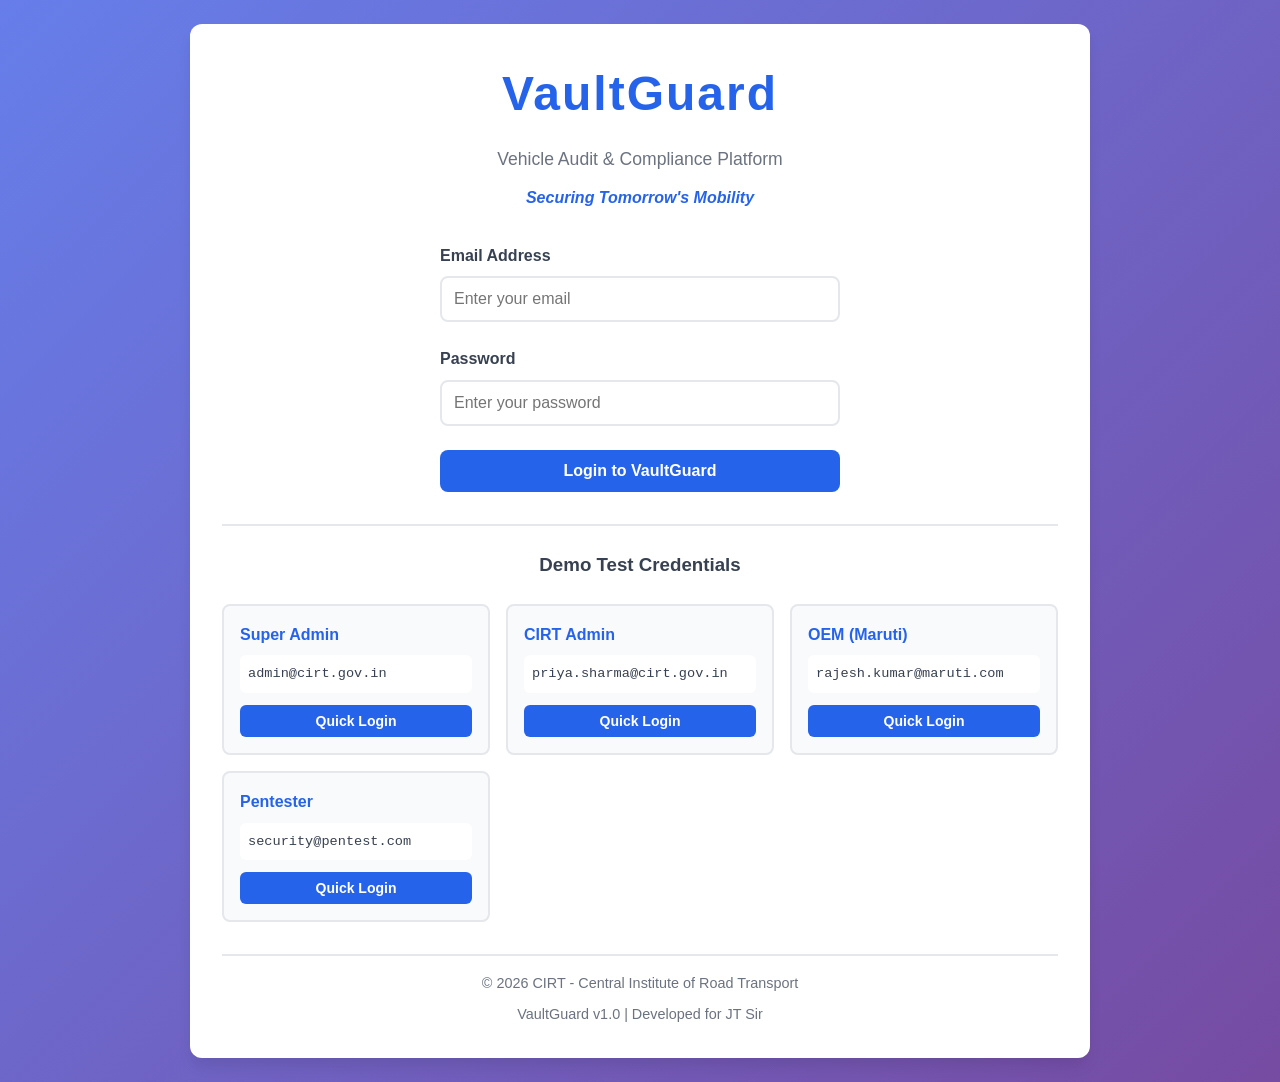
<file: index.html>
<!DOCTYPE html>
<html lang="en">
<head>
    <meta charset="UTF-8">
    <meta name="viewport" content="width=device-width, initial-scale=1.0">
    <title>VaultGuard - Login</title>
    <link rel="stylesheet" href="css/style.css">
</head>
<body class="login-page">
    <div class="login-container">
        <div class="login-box">
            <div class="login-header">
                <h1> VaultGuard</h1>
                <p>Vehicle Audit & Compliance Platform</p>
                <p class="subtitle">Securing Tomorrow's Mobility</p>
            </div>

            <form id="loginForm" class="login-form">
                <div class="form-group">
                    <label for="email">Email Address</label>
                    <input type="email" id="email" name="email" required placeholder="Enter your email">
                </div>

                <div class="form-group">
                    <label for="password">Password</label>
                    <input type="password" id="password" name="password" required placeholder="Enter your password">
                </div>

                <button type="submit" class="btn btn-primary btn-block">Login to VaultGuard</button>

                <div id="errorMessage" class="error-message" style="display: none;"></div>
            </form>

            <div class="test-credentials">
                <h3> Demo Test Credentials</h3>
                <div class="credentials-grid">
                    <div class="credential-item">
                        <strong>Super Admin</strong>
                        <code>admin@cirt.gov.in</code>
                        <button onclick="quickLogin('admin@cirt.gov.in', 'password123')">Quick Login</button>
                    </div>
                    <div class="credential-item">
                        <strong>CIRT Admin</strong>
                        <code>priya.sharma@cirt.gov.in</code>
                        <button onclick="quickLogin('priya.sharma@cirt.gov.in', 'password123')">Quick Login</button>
                    </div>
                    <div class="credential-item">
                        <strong>OEM (Maruti)</strong>
                        <code>rajesh.kumar@maruti.com</code>
                        <button onclick="quickLogin('rajesh.kumar@maruti.com', 'password123')">Quick Login</button>
                    </div>
                    <div class="credential-item">
                        <strong>Pentester</strong>
                        <code>security@pentest.com</code>
                        <button onclick="quickLogin('security@pentest.com', 'password123')">Quick Login</button>
                    </div>
                </div>
            </div>

            <div style="text-align: center; margin-top: 2rem; padding-top: 1rem; border-top: 2px solid var(--border); color: var(--text-light); font-size: 0.9rem;">
                <p>© 2026 CIRT - Central Institute of Road Transport</p>
                <p style="margin-top: 0.5rem;">VaultGuard v1.0 | Developed for JT Sir</p>
            </div>
        </div>
    </div>

    <script src="js/data.js"></script>
    <script src="js/auth.js"></script>
</body>
</html>
</file>
<file: css/style.css>
* {margin: 0; padding: 0; box-sizing: border-box;}
:root {
    --primary: #2563eb; --primary-dark: #1e40af; --secondary: #10b981; --danger: #ef4444;
    --warning: #f59e0b; --info: #06b6d4; --dark: #1f2937; --light: #f9fafb;
    --border: #e5e7eb; --text: #374151; --text-light: #6b7280;
    --spacing-xs: 0.5rem; --spacing-sm: 0.75rem; --spacing-md: 1rem; --spacing-lg: 1.5rem; --spacing-xl: 2rem;
    --radius-sm: 0.375rem; --radius-md: 0.5rem; --radius-lg: 0.75rem;
    --shadow-sm: 0 1px 2px 0 rgba(0, 0, 0, 0.05); --shadow-md: 0 4px 6px -1px rgba(0, 0, 0, 0.1);
    --shadow-lg: 0 10px 15px -3px rgba(0, 0, 0, 0.1);
}
body {font-family: -apple-system, BlinkMacSystemFont, 'Segoe UI', 'Roboto', sans-serif; line-height: 1.6; color: var(--text); background: var(--light);}
.login-page {min-height: 100vh; display: flex; align-items: center; justify-content: center; background: linear-gradient(135deg, #667eea 0%, #764ba2 100%); padding: var(--spacing-lg);}
.login-container {width: 100%; max-width: 900px;}
.login-box {background: white; border-radius: var(--radius-lg); box-shadow: var(--shadow-lg); padding: var(--spacing-xl);}
.login-header {text-align: center; margin-bottom: var(--spacing-xl);}
.login-header h1 {font-size: 3rem; color: var(--primary); margin-bottom: var(--spacing-sm); font-weight: 800; letter-spacing: 2px;}
.login-header p {color: var(--text-light); font-size: 1.1rem; font-weight: 500;}
.login-header .subtitle {font-size: 1rem; font-weight: 600; color: var(--primary); margin-top: var(--spacing-sm); font-style: italic;}
.login-form {max-width: 400px; margin: 0 auto var(--spacing-xl);}
.form-group {margin-bottom: var(--spacing-lg);}
.form-group label {display: block; margin-bottom: var(--spacing-xs); font-weight: 600; color: var(--text);}
.form-group input, .form-group select, .form-group textarea {width: 100%; padding: 0.75rem; border: 2px solid var(--border); border-radius: var(--radius-md); font-size: 1rem; transition: all 0.2s;}
.form-group input:focus, .form-group select:focus, .form-group textarea:focus {outline: none; border-color: var(--primary); box-shadow: 0 0 0 3px rgba(37, 99, 235, 0.1);}
.form-group textarea {min-height: 100px; resize: vertical;}
.btn {padding: 0.75rem 1.5rem; border: none; border-radius: var(--radius-md); font-size: 1rem; font-weight: 600; cursor: pointer; transition: all 0.2s; display: inline-flex; align-items: center; justify-content: center; gap: 0.5rem;}
.btn:disabled {opacity: 0.5; cursor: not-allowed;}
.btn-primary {background: var(--primary); color: white;}
.btn-primary:hover:not(:disabled) {background: var(--primary-dark); transform: translateY(-1px); box-shadow: var(--shadow-md);}
.btn-success {background: var(--secondary); color: white;}
.btn-success:hover:not(:disabled) {background: #059669;}
.btn-danger {background: var(--danger); color: white;}
.btn-danger:hover:not(:disabled) {background: #dc2626;}
.btn-warning {background: var(--warning); color: white;}
.btn-secondary {background: var(--border); color: var(--text);}
.btn-secondary:hover:not(:disabled) {background: #d1d5db;}
.btn-block {width: 100%;}
.btn-sm {padding: 0.5rem 1rem; font-size: 0.875rem;}
.test-credentials {border-top: 2px solid var(--border); padding-top: var(--spacing-lg);}
.test-credentials h3 {text-align: center; margin-bottom: var(--spacing-lg); color: var(--text);}
.credentials-grid {display: grid; grid-template-columns: repeat(auto-fit, minmax(200px, 1fr)); gap: var(--spacing-md);}
.credential-item {padding: var(--spacing-md); background: var(--light); border-radius: var(--radius-md); border: 2px solid var(--border);}
.credential-item strong {display: block; margin-bottom: var(--spacing-xs); color: var(--primary);}
.credential-item code {display: block; padding: var(--spacing-xs); background: white; border-radius: var(--radius-sm); font-size: 0.85rem; margin-bottom: var(--spacing-sm); color: var(--text);}
.credential-item button {width: 100%; padding: var(--spacing-xs) var(--spacing-sm); background: var(--primary); color: white; border: none; border-radius: var(--radius-sm); cursor: pointer; font-size: 0.875rem; font-weight: 600; transition: all 0.2s;}
.credential-item button:hover {background: var(--primary-dark);}
.error-message {padding: var(--spacing-md); background: #fee2e2; color: var(--danger); border-radius: var(--radius-md); margin-top: var(--spacing-md); border: 2px solid #fecaca;}
.success-message {padding: var(--spacing-md); background: #d1fae5; color: #065f46; border-radius: var(--radius-md); margin-top: var(--spacing-md); border: 2px solid #a7f3d0;}
.hidden {display: none !important;}
@media (max-width: 768px) {.login-header h1 {font-size: 2rem;} .credentials-grid {grid-template-columns: 1fr;}}
</file>
<file: css/dashboard.css>
.dashboard-layout {display: flex; min-height: 100vh; background: var(--light);}
.sidebar {width: 260px; background: var(--dark); color: white; padding: var(--spacing-lg); position: fixed; height: 100vh; overflow-y: auto;}
.sidebar-header {margin-bottom: var(--spacing-xl); padding-bottom: var(--spacing-lg); border-bottom: 1px solid rgba(255, 255, 255, 0.1);}
.sidebar-header h2 {font-size: 1.8rem; margin-bottom: var(--spacing-xs); font-weight: 800; letter-spacing: 2px;}
.sidebar-header .tagline {font-size: 0.75rem; color: rgba(255, 255, 255, 0.6); font-style: italic; margin-bottom: var(--spacing-md);}
.sidebar-header .user-info {display: flex; align-items: center; gap: var(--spacing-sm); margin-top: var(--spacing-md);}
.user-avatar {width: 40px; height: 40px; border-radius: 50%; background: var(--primary); display: flex; align-items: center; justify-content: center; font-weight: bold; font-size: 1.1rem;}
.user-details {flex: 1;}
.user-details .name {font-weight: 600; font-size: 0.95rem;}
.user-details .role {font-size: 0.8rem; color: rgba(255, 255, 255, 0.7);}
.nav-menu {list-style: none;}
.nav-item {margin-bottom: var(--spacing-sm);}
.nav-link {display: flex; align-items: center; gap: var(--spacing-sm); padding: var(--spacing-sm) var(--spacing-md); color: rgba(255, 255, 255, 0.8); text-decoration: none; border-radius: var(--radius-md); transition: all 0.2s; cursor: pointer;}
.nav-link:hover, .nav-link.active {background: rgba(255, 255, 255, 0.1); color: white;}
.logout-btn {margin-top: var(--spacing-xl); width: 100%; background: rgba(239, 68, 68, 0.2); color: white; padding: var(--spacing-sm) var(--spacing-md); border: none; border-radius: var(--radius-md); cursor: pointer; font-weight: 600; transition: all 0.2s;}
.logout-btn:hover {background: var(--danger);}
.main-content {flex: 1; margin-left: 260px; padding: var(--spacing-xl);}
.content-section {display: none;}
.content-section.active {display: block;}
.page-header {margin-bottom: var(--spacing-xl); display: flex; justify-content: space-between; align-items: start;}
.page-header h1 {font-size: 2rem; color: var(--dark); margin-bottom: var(--spacing-xs);}
.page-header p {color: var(--text-light);}
.stats-grid {display: grid; grid-template-columns: repeat(auto-fit, minmax(250px, 1fr)); gap: var(--spacing-lg); margin-bottom: var(--spacing-xl);}
.stat-card {background: white; padding: var(--spacing-lg); border-radius: var(--radius-lg); box-shadow: var(--shadow-sm); border: 2px solid var(--border); transition: all 0.2s; cursor: pointer;}
.stat-card:hover {box-shadow: var(--shadow-md); transform: translateY(-2px);}
.stat-card-header {display: flex; justify-content: space-between; align-items: start; margin-bottom: var(--spacing-md);}
.stat-icon {width: 48px; height: 48px; border-radius: var(--radius-md); display: flex; align-items: center; justify-content: center; font-size: 1.5rem;}
.stat-icon.primary {background: rgba(37, 99, 235, 0.1); color: var(--primary);}
.stat-icon.success {background: rgba(16, 185, 129, 0.1); color: var(--secondary);}
.stat-icon.warning {background: rgba(245, 158, 11, 0.1); color: var(--warning);}
.stat-icon.danger {background: rgba(239, 68, 68, 0.1); color: var(--danger);}
.stat-icon.info {background: rgba(6, 182, 212, 0.1); color: var(--info);}
.stat-value {font-size: 2rem; font-weight: bold; color: var(--dark);}
.stat-label {color: var(--text-light); font-size: 0.9rem;}
.card {background: white; border-radius: var(--radius-lg); box-shadow: var(--shadow-sm); border: 2px solid var(--border); margin-bottom: var(--spacing-lg);}
.card-header {padding: var(--spacing-lg); border-bottom: 2px solid var(--border); display: flex; justify-content: space-between; align-items: center;}
.card-header h3 {font-size: 1.25rem; color: var(--dark);}
.card-body {padding: var(--spacing-lg);}
.table-container {overflow-x: auto;}
table {width: 100%; border-collapse: collapse;}
th, td {padding: var(--spacing-md); text-align: left; border-bottom: 1px solid var(--border);}
th {background: var(--light); font-weight: 600; color: var(--dark); position: sticky; top: 0;}
tr:hover {background: var(--light);}
.badge {display: inline-block; padding: 0.25rem 0.75rem; border-radius: 9999px; font-size: 0.875rem; font-weight: 600;}
.badge-success {background: #d1fae5; color: #065f46;}
.badge-warning {background: #fed7aa; color: #92400e;}
.badge-danger {background: #fee2e2; color: #991b1b;}
.badge-info {background: #dbeafe; color: #1e40af;}
.badge-gray {background: #e5e7eb; color: #374151;}
.progress-container {margin: var(--spacing-md) 0;}
.progress-header {display: flex; justify-content: space-between; margin-bottom: var(--spacing-xs); font-size: 0.875rem;}
.progress-bar {height: 24px; background: var(--border); border-radius: 9999px; overflow: hidden; position: relative;}
.progress-fill {height: 100%; background: linear-gradient(90deg, var(--primary), var(--secondary)); transition: width 0.3s ease; display: flex; align-items: center; justify-content: center; color: white; font-size: 0.75rem; font-weight: bold;}
.modal {display: none; position: fixed; top: 0; left: 0; width: 100%; height: 100%; background: rgba(0, 0, 0, 0.5); z-index: 1000; align-items: center; justify-content: center;}
.modal.active {display: flex;}
.modal-content {background: white; border-radius: var(--radius-lg); max-width: 600px; width: 90%; max-height: 90vh; overflow-y: auto; box-shadow: var(--shadow-lg);}
.modal-header {padding: var(--spacing-lg); border-bottom: 2px solid var(--border); display: flex; justify-content: space-between; align-items: center;}
.modal-header h3 {font-size: 1.5rem;}
.modal-close {background: none; border: none; font-size: 1.5rem; cursor: pointer; color: var(--text-light);}
.modal-body {padding: var(--spacing-lg);}
.modal-footer {padding: var(--spacing-lg); border-top: 2px solid var(--border); display: flex; gap: var(--spacing-md); justify-content: flex-end;}
.project-card, .evidence-card {background: white; border-radius: var(--radius-lg); padding: var(--spacing-lg); box-shadow: var(--shadow-sm); border: 2px solid var(--border); margin-bottom: var(--spacing-lg); transition: all 0.2s; cursor: pointer;}
.project-card:hover, .evidence-card:hover {box-shadow: var(--shadow-md); border-color: var(--primary);}
.project-header, .evidence-header {display: flex; justify-content: space-between; align-items: start; margin-bottom: var(--spacing-md);}
.project-title, .evidence-title {font-size: 1.25rem; font-weight: 600; color: var(--dark);}
.project-meta, .evidence-meta {color: var(--text-light); font-size: 0.9rem; margin-top: var(--spacing-sm);}
.evidence-meta {display: flex; gap: var(--spacing-md); font-size: 0.875rem; flex-wrap: wrap;}
.evidence-actions {display: flex; gap: var(--spacing-sm); margin-top: var(--spacing-md); flex-wrap: wrap;}
.filters {display: flex; gap: var(--spacing-md); margin-bottom: var(--spacing-lg); flex-wrap: wrap;}
.filter-group {display: flex; flex-direction: column; gap: var(--spacing-xs);}
.filter-group label {font-size: 0.875rem; font-weight: 600; color: var(--text);}
.search-box {padding: 0.5rem 1rem; border: 2px solid var(--border); border-radius: var(--radius-md); font-size: 0.95rem;}
.search-box:focus {outline: none; border-color: var(--primary);}
.back-button {display: inline-flex; align-items: center; gap: 0.5rem; color: var(--primary); text-decoration: none; font-weight: 600; margin-bottom: var(--spacing-lg); cursor: pointer;}
.back-button:hover {text-decoration: underline;}
@media (max-width: 768px) {.sidebar {transform: translateX(-100%); z-index: 999;} .sidebar.mobile-open {transform: translateX(0);} .main-content {margin-left: 0;} .stats-grid {grid-template-columns: 1fr;} .evidence-meta {flex-direction: column; gap: var(--spacing-xs);}}
</file>
